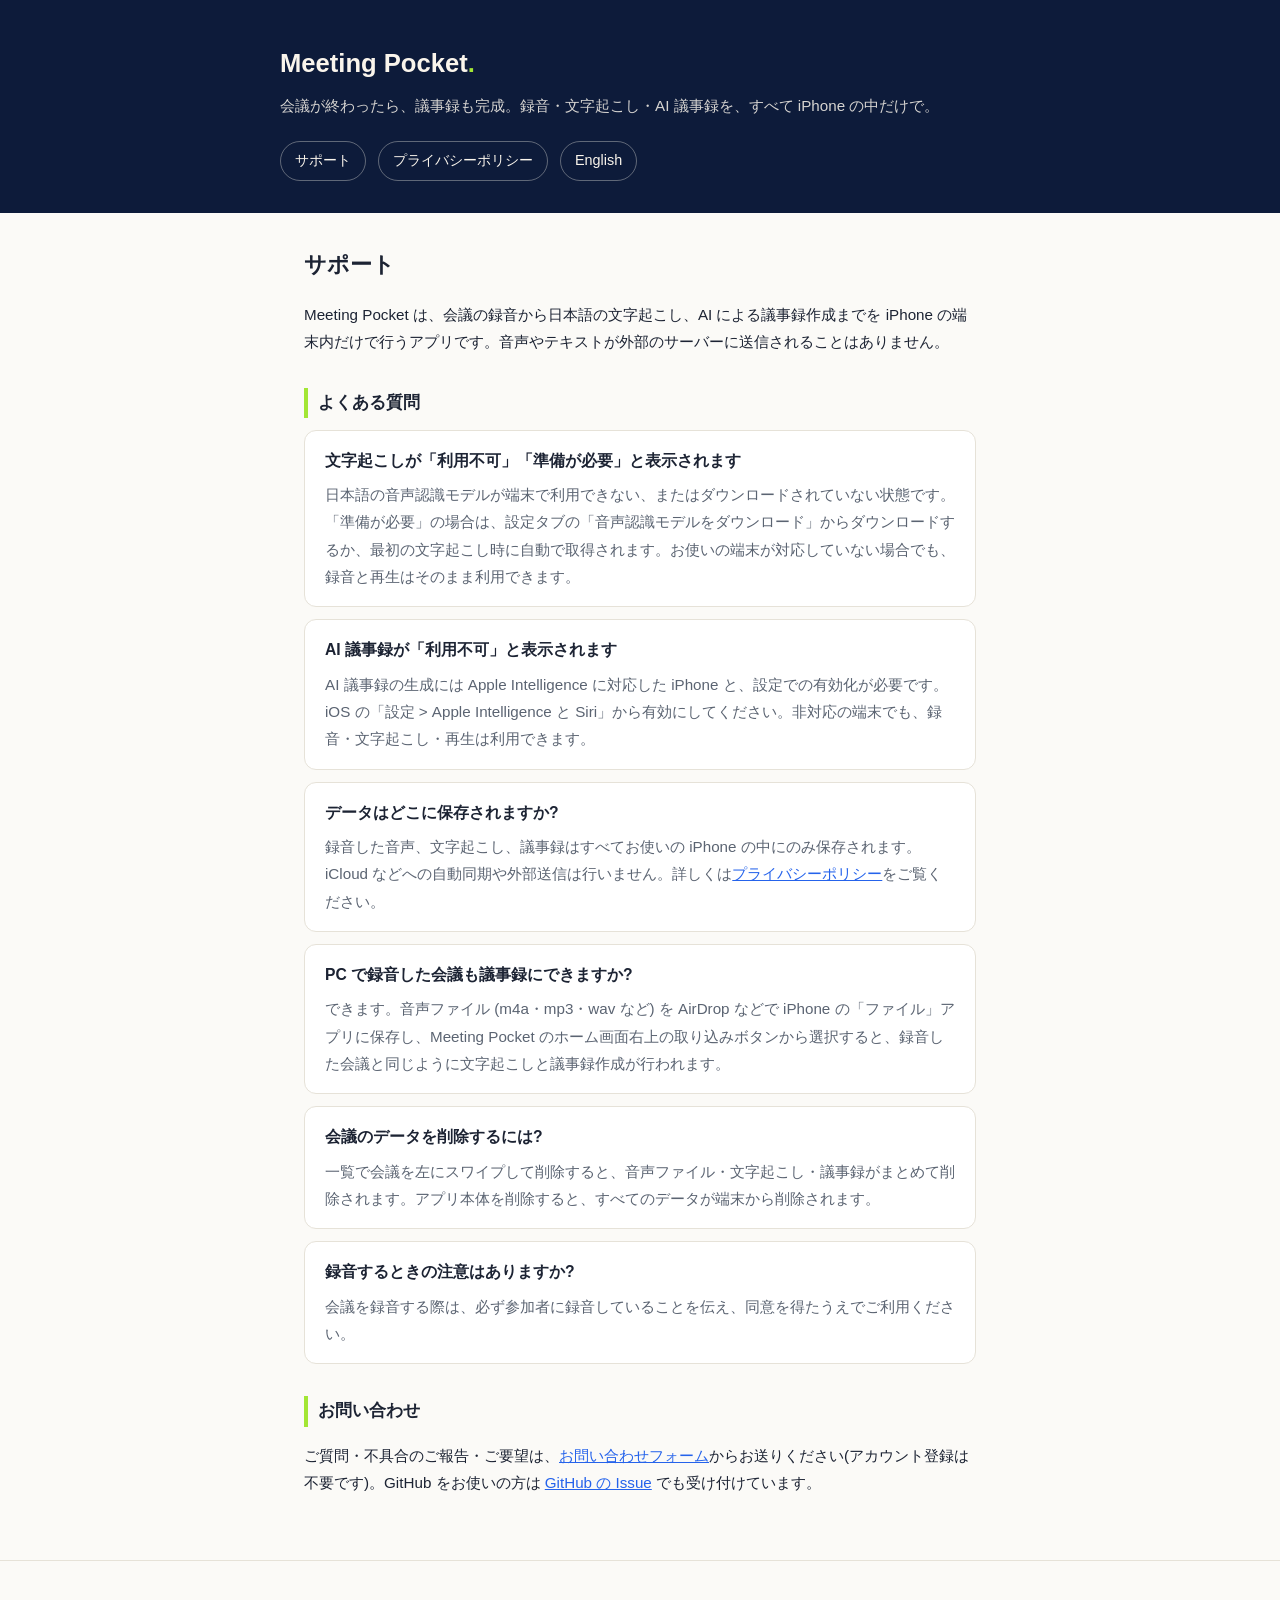
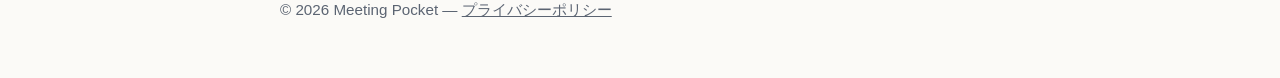
<file: index.html>
<!DOCTYPE html>
<html lang="ja">
<head>
<meta charset="utf-8">
<meta name="viewport" content="width=device-width, initial-scale=1">
<title>Meeting Pocket サポート</title>
<link rel="stylesheet" href="style.css">
<link rel="alternate" hreflang="ja" href="https://ndmxjp.github.io/meeting-pocket-site/">
<link rel="alternate" hreflang="en" href="https://ndmxjp.github.io/meeting-pocket-site/en/">
<link rel="alternate" hreflang="x-default" href="https://ndmxjp.github.io/meeting-pocket-site/">
</head>
<body>
<header>
  <div class="header-inner">
    <p class="app-name">Meeting Pocket<span class="dot">.</span></p>
    <p class="tagline">会議が終わったら、議事録も完成。録音・文字起こし・AI 議事録を、すべて iPhone の中だけで。</p>
    <nav>
      <a href="./">サポート</a>
      <a href="privacy.html">プライバシーポリシー</a>
      <a href="en/" lang="en">English</a>
    </nav>
  </div>
</header>
<main>
  <h1>サポート</h1>
  <p>Meeting Pocket は、会議の録音から日本語の文字起こし、AI による議事録作成までを iPhone の端末内だけで行うアプリです。音声やテキストが外部のサーバーに送信されることはありません。</p>

  <h2>よくある質問</h2>

  <div class="card">
    <h3>文字起こしが「利用不可」「準備が必要」と表示されます</h3>
    <p>日本語の音声認識モデルが端末で利用できない、またはダウンロードされていない状態です。「準備が必要」の場合は、設定タブの「音声認識モデルをダウンロード」からダウンロードするか、最初の文字起こし時に自動で取得されます。お使いの端末が対応していない場合でも、録音と再生はそのまま利用できます。</p>
  </div>

  <div class="card">
    <h3>AI 議事録が「利用不可」と表示されます</h3>
    <p>AI 議事録の生成には Apple Intelligence に対応した iPhone と、設定での有効化が必要です。iOS の「設定 &gt; Apple Intelligence と Siri」から有効にしてください。非対応の端末でも、録音・文字起こし・再生は利用できます。</p>
  </div>

  <div class="card">
    <h3>データはどこに保存されますか?</h3>
    <p>録音した音声、文字起こし、議事録はすべてお使いの iPhone の中にのみ保存されます。iCloud などへの自動同期や外部送信は行いません。詳しくは<a href="privacy.html">プライバシーポリシー</a>をご覧ください。</p>
  </div>

  <div class="card">
    <h3>PC で録音した会議も議事録にできますか?</h3>
    <p>できます。音声ファイル (m4a・mp3・wav など) を AirDrop などで iPhone の「ファイル」アプリに保存し、Meeting Pocket のホーム画面右上の取り込みボタンから選択すると、録音した会議と同じように文字起こしと議事録作成が行われます。</p>
  </div>

  <div class="card">
    <h3>会議のデータを削除するには?</h3>
    <p>一覧で会議を左にスワイプして削除すると、音声ファイル・文字起こし・議事録がまとめて削除されます。アプリ本体を削除すると、すべてのデータが端末から削除されます。</p>
  </div>

  <div class="card">
    <h3>録音するときの注意はありますか?</h3>
    <p>会議を録音する際は、必ず参加者に録音していることを伝え、同意を得たうえでご利用ください。</p>
  </div>

  <h2>お問い合わせ</h2>
  <p>ご質問・不具合のご報告・ご要望は、<a href="https://forms.gle/XFcpqjkCaM79RWrL9" rel="noopener">お問い合わせフォーム</a>からお送りください(アカウント登録は不要です)。GitHub をお使いの方は <a href="https://github.com/ndmxjp/meeting-pocket-site/issues" rel="noopener">GitHub の Issue</a> でも受け付けています。</p>
</main>
<footer>
  <div class="footer-inner">
    <p>© 2026 Meeting Pocket — <a href="privacy.html">プライバシーポリシー</a></p>
  </div>
</footer>
</body>
</html>
</file>
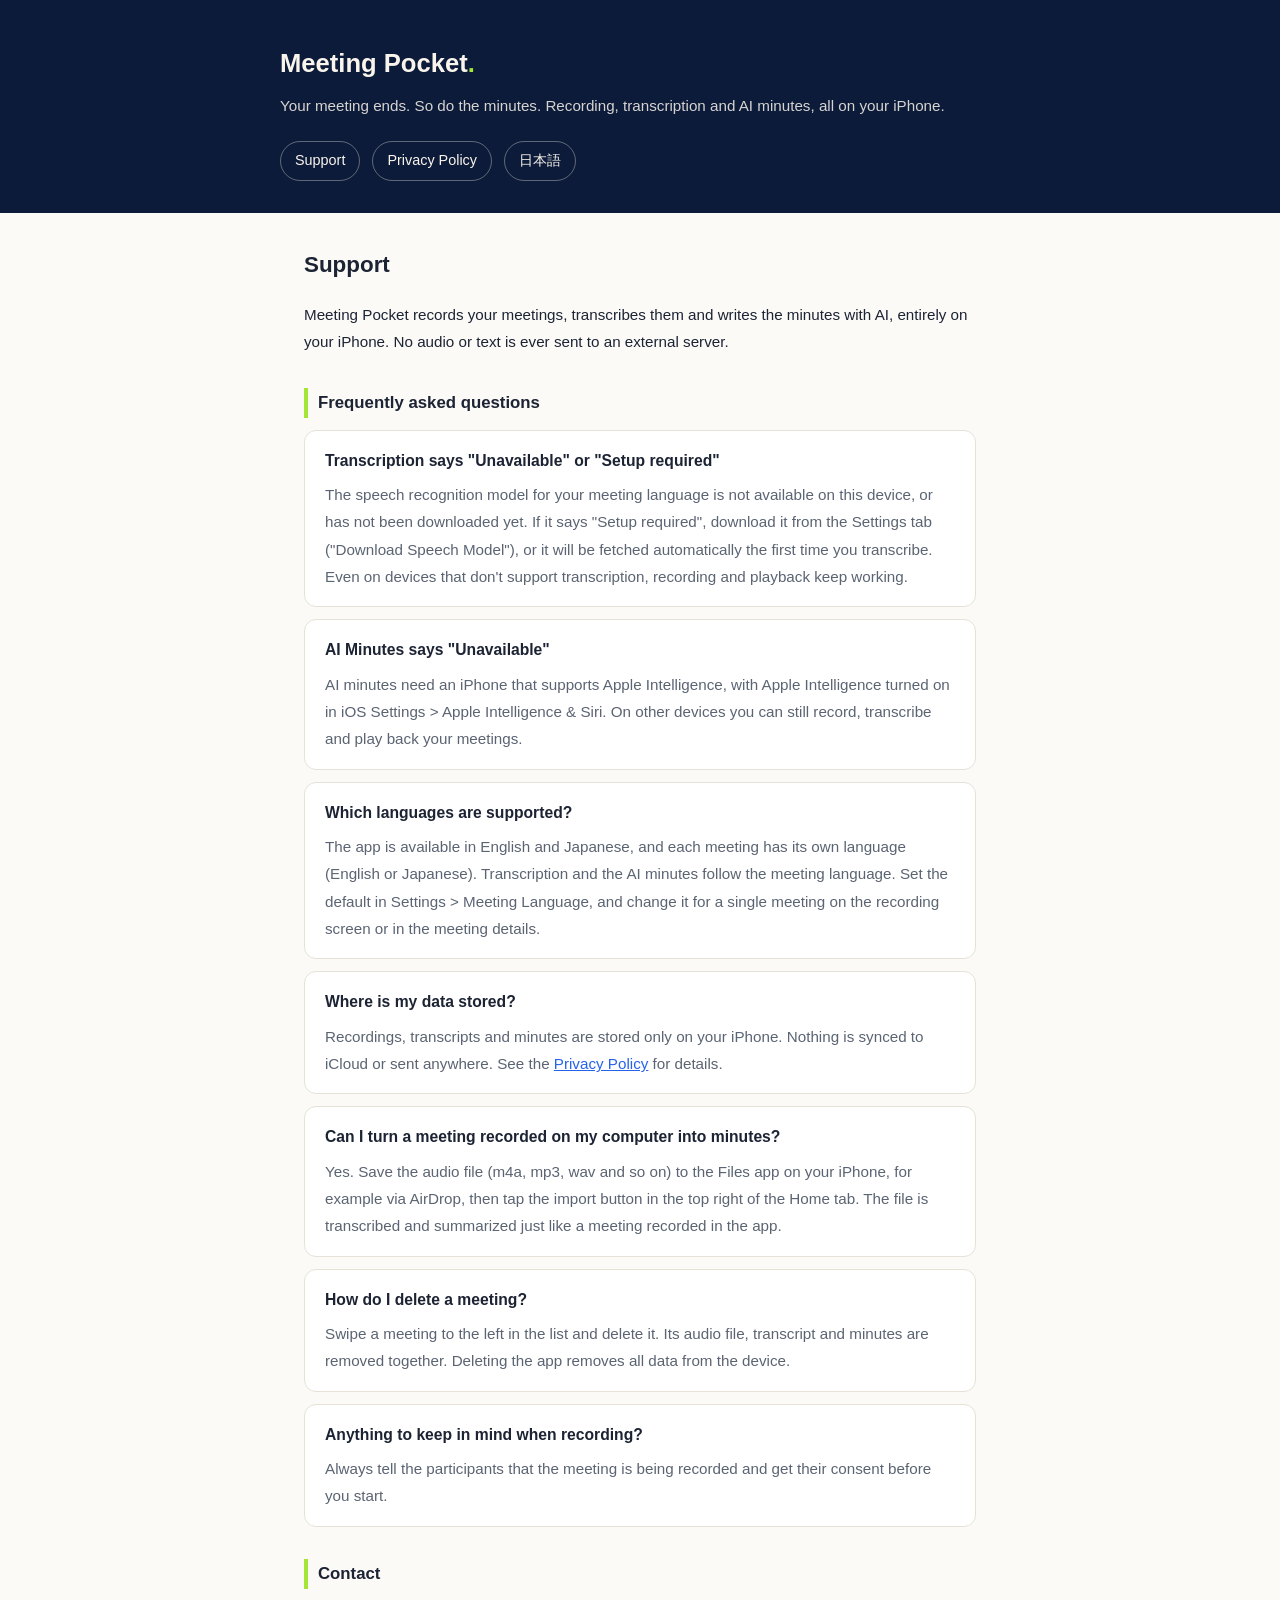
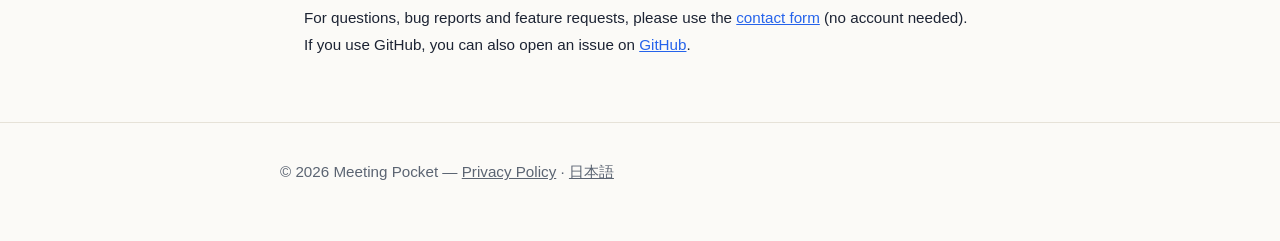
<file: en/index.html>
<!DOCTYPE html>
<html lang="en">
<head>
<meta charset="utf-8">
<meta name="viewport" content="width=device-width, initial-scale=1">
<title>Meeting Pocket Support</title>
<link rel="stylesheet" href="../style.css">
<link rel="alternate" hreflang="ja" href="https://ndmxjp.github.io/meeting-pocket-site/">
<link rel="alternate" hreflang="en" href="https://ndmxjp.github.io/meeting-pocket-site/en/">
<link rel="alternate" hreflang="x-default" href="https://ndmxjp.github.io/meeting-pocket-site/">
</head>
<body>
<header>
  <div class="header-inner">
    <p class="app-name">Meeting Pocket<span class="dot">.</span></p>
    <p class="tagline">Your meeting ends. So do the minutes. Recording, transcription and AI minutes, all on your iPhone.</p>
    <nav>
      <a href="./">Support</a>
      <a href="privacy.html">Privacy Policy</a>
      <a href="../" lang="ja">日本語</a>
    </nav>
  </div>
</header>
<main>
  <h1>Support</h1>
  <p>Meeting Pocket records your meetings, transcribes them and writes the minutes with AI, entirely on your iPhone. No audio or text is ever sent to an external server.</p>

  <h2>Frequently asked questions</h2>

  <div class="card">
    <h3>Transcription says "Unavailable" or "Setup required"</h3>
    <p>The speech recognition model for your meeting language is not available on this device, or has not been downloaded yet. If it says "Setup required", download it from the Settings tab ("Download Speech Model"), or it will be fetched automatically the first time you transcribe. Even on devices that don't support transcription, recording and playback keep working.</p>
  </div>

  <div class="card">
    <h3>AI Minutes says "Unavailable"</h3>
    <p>AI minutes need an iPhone that supports Apple Intelligence, with Apple Intelligence turned on in iOS Settings &gt; Apple Intelligence &amp; Siri. On other devices you can still record, transcribe and play back your meetings.</p>
  </div>

  <div class="card">
    <h3>Which languages are supported?</h3>
    <p>The app is available in English and Japanese, and each meeting has its own language (English or Japanese). Transcription and the AI minutes follow the meeting language. Set the default in Settings &gt; Meeting Language, and change it for a single meeting on the recording screen or in the meeting details.</p>
  </div>

  <div class="card">
    <h3>Where is my data stored?</h3>
    <p>Recordings, transcripts and minutes are stored only on your iPhone. Nothing is synced to iCloud or sent anywhere. See the <a href="privacy.html">Privacy Policy</a> for details.</p>
  </div>

  <div class="card">
    <h3>Can I turn a meeting recorded on my computer into minutes?</h3>
    <p>Yes. Save the audio file (m4a, mp3, wav and so on) to the Files app on your iPhone, for example via AirDrop, then tap the import button in the top right of the Home tab. The file is transcribed and summarized just like a meeting recorded in the app.</p>
  </div>

  <div class="card">
    <h3>How do I delete a meeting?</h3>
    <p>Swipe a meeting to the left in the list and delete it. Its audio file, transcript and minutes are removed together. Deleting the app removes all data from the device.</p>
  </div>

  <div class="card">
    <h3>Anything to keep in mind when recording?</h3>
    <p>Always tell the participants that the meeting is being recorded and get their consent before you start.</p>
  </div>

  <h2>Contact</h2>
  <p>For questions, bug reports and feature requests, please use the <a href="https://forms.gle/XFcpqjkCaM79RWrL9" rel="noopener">contact form</a> (no account needed). If you use GitHub, you can also open an issue on <a href="https://github.com/ndmxjp/meeting-pocket-site/issues" rel="noopener">GitHub</a>.</p>
</main>
<footer>
  <div class="footer-inner">
    <p>© 2026 Meeting Pocket — <a href="privacy.html">Privacy Policy</a> · <a href="../" lang="ja">日本語</a></p>
  </div>
</footer>
</body>
</html>
</file>
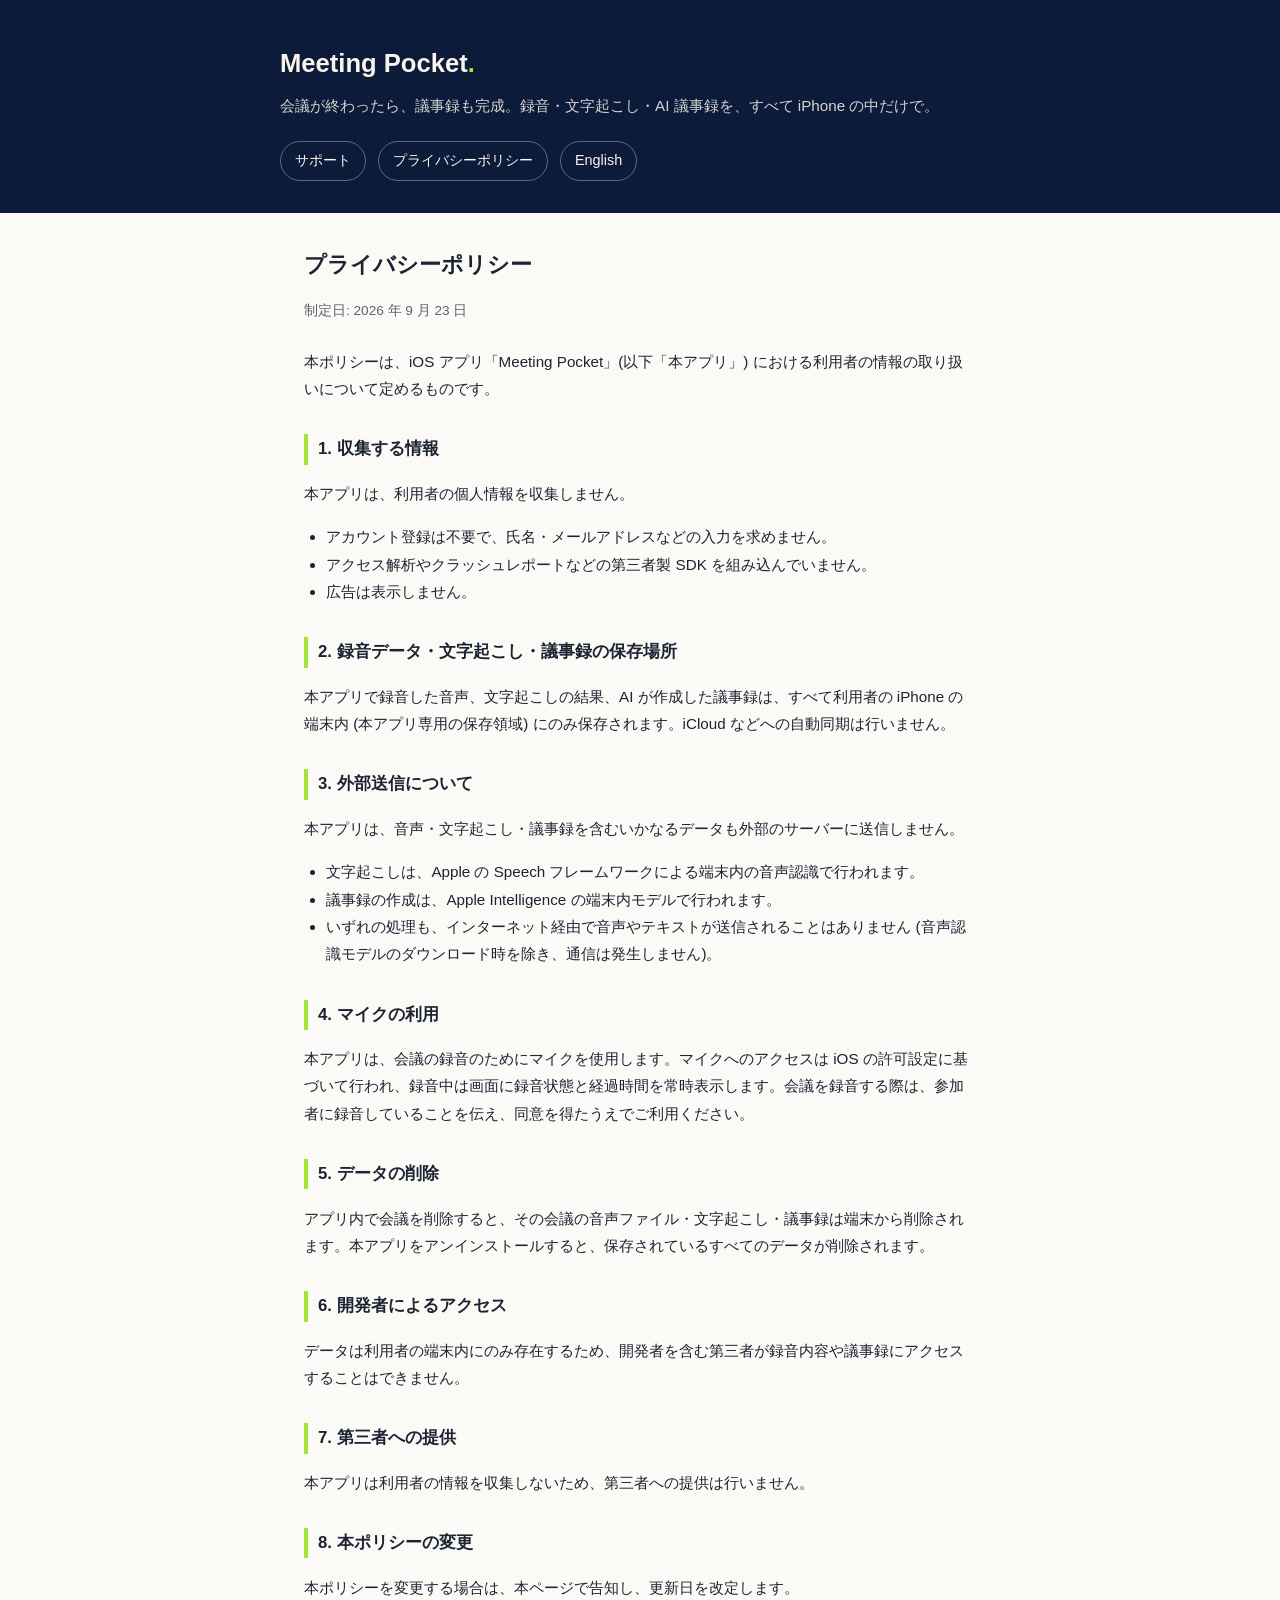
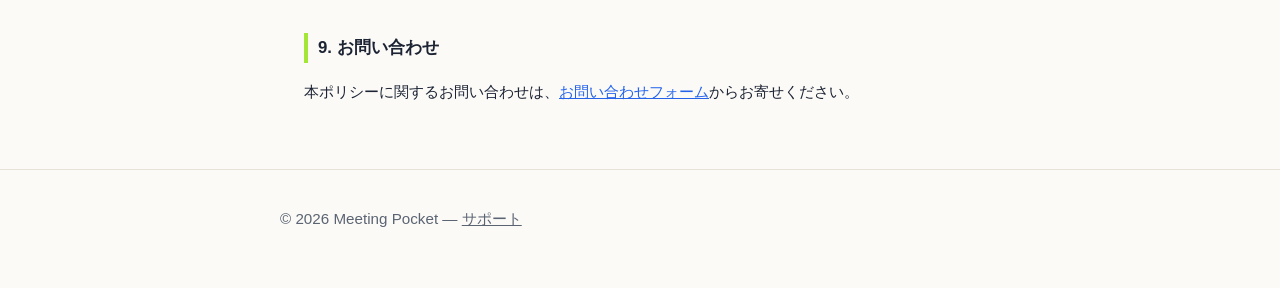
<file: privacy.html>
<!DOCTYPE html>
<html lang="ja">
<head>
<meta charset="utf-8">
<meta name="viewport" content="width=device-width, initial-scale=1">
<title>プライバシーポリシー | Meeting Pocket</title>
<link rel="stylesheet" href="style.css">
<link rel="alternate" hreflang="ja" href="https://ndmxjp.github.io/meeting-pocket-site/privacy.html">
<link rel="alternate" hreflang="en" href="https://ndmxjp.github.io/meeting-pocket-site/en/privacy.html">
<link rel="alternate" hreflang="x-default" href="https://ndmxjp.github.io/meeting-pocket-site/privacy.html">
</head>
<body>
<header>
  <div class="header-inner">
    <p class="app-name">Meeting Pocket<span class="dot">.</span></p>
    <p class="tagline">会議が終わったら、議事録も完成。録音・文字起こし・AI 議事録を、すべて iPhone の中だけで。</p>
    <nav>
      <a href="./">サポート</a>
      <a href="privacy.html">プライバシーポリシー</a>
      <a href="en/privacy.html" lang="en">English</a>
    </nav>
  </div>
</header>
<main>
  <h1>プライバシーポリシー</h1>
  <p class="updated">制定日: 2026 年 9 月 23 日</p>

  <p>本ポリシーは、iOS アプリ「Meeting Pocket」(以下「本アプリ」) における利用者の情報の取り扱いについて定めるものです。</p>

  <h2>1. 収集する情報</h2>
  <p>本アプリは、利用者の個人情報を収集しません。</p>
  <ul>
    <li>アカウント登録は不要で、氏名・メールアドレスなどの入力を求めません。</li>
    <li>アクセス解析やクラッシュレポートなどの第三者製 SDK を組み込んでいません。</li>
    <li>広告は表示しません。</li>
  </ul>

  <h2>2. 録音データ・文字起こし・議事録の保存場所</h2>
  <p>本アプリで録音した音声、文字起こしの結果、AI が作成した議事録は、すべて利用者の iPhone の端末内 (本アプリ専用の保存領域) にのみ保存されます。iCloud などへの自動同期は行いません。</p>

  <h2>3. 外部送信について</h2>
  <p>本アプリは、音声・文字起こし・議事録を含むいかなるデータも外部のサーバーに送信しません。</p>
  <ul>
    <li>文字起こしは、Apple の Speech フレームワークによる端末内の音声認識で行われます。</li>
    <li>議事録の作成は、Apple Intelligence の端末内モデルで行われます。</li>
    <li>いずれの処理も、インターネット経由で音声やテキストが送信されることはありません (音声認識モデルのダウンロード時を除き、通信は発生しません)。</li>
  </ul>

  <h2>4. マイクの利用</h2>
  <p>本アプリは、会議の録音のためにマイクを使用します。マイクへのアクセスは iOS の許可設定に基づいて行われ、録音中は画面に録音状態と経過時間を常時表示します。会議を録音する際は、参加者に録音していることを伝え、同意を得たうえでご利用ください。</p>

  <h2>5. データの削除</h2>
  <p>アプリ内で会議を削除すると、その会議の音声ファイル・文字起こし・議事録は端末から削除されます。本アプリをアンインストールすると、保存されているすべてのデータが削除されます。</p>

  <h2>6. 開発者によるアクセス</h2>
  <p>データは利用者の端末内にのみ存在するため、開発者を含む第三者が録音内容や議事録にアクセスすることはできません。</p>

  <h2>7. 第三者への提供</h2>
  <p>本アプリは利用者の情報を収集しないため、第三者への提供は行いません。</p>

  <h2>8. 本ポリシーの変更</h2>
  <p>本ポリシーを変更する場合は、本ページで告知し、更新日を改定します。</p>

  <h2>9. お問い合わせ</h2>
  <p>本ポリシーに関するお問い合わせは、<a href="https://forms.gle/XFcpqjkCaM79RWrL9" rel="noopener">お問い合わせフォーム</a>からお寄せください。</p>
</main>
<footer>
  <div class="footer-inner">
    <p>© 2026 Meeting Pocket — <a href="./">サポート</a></p>
  </div>
</footer>
</body>
</html>
</file>
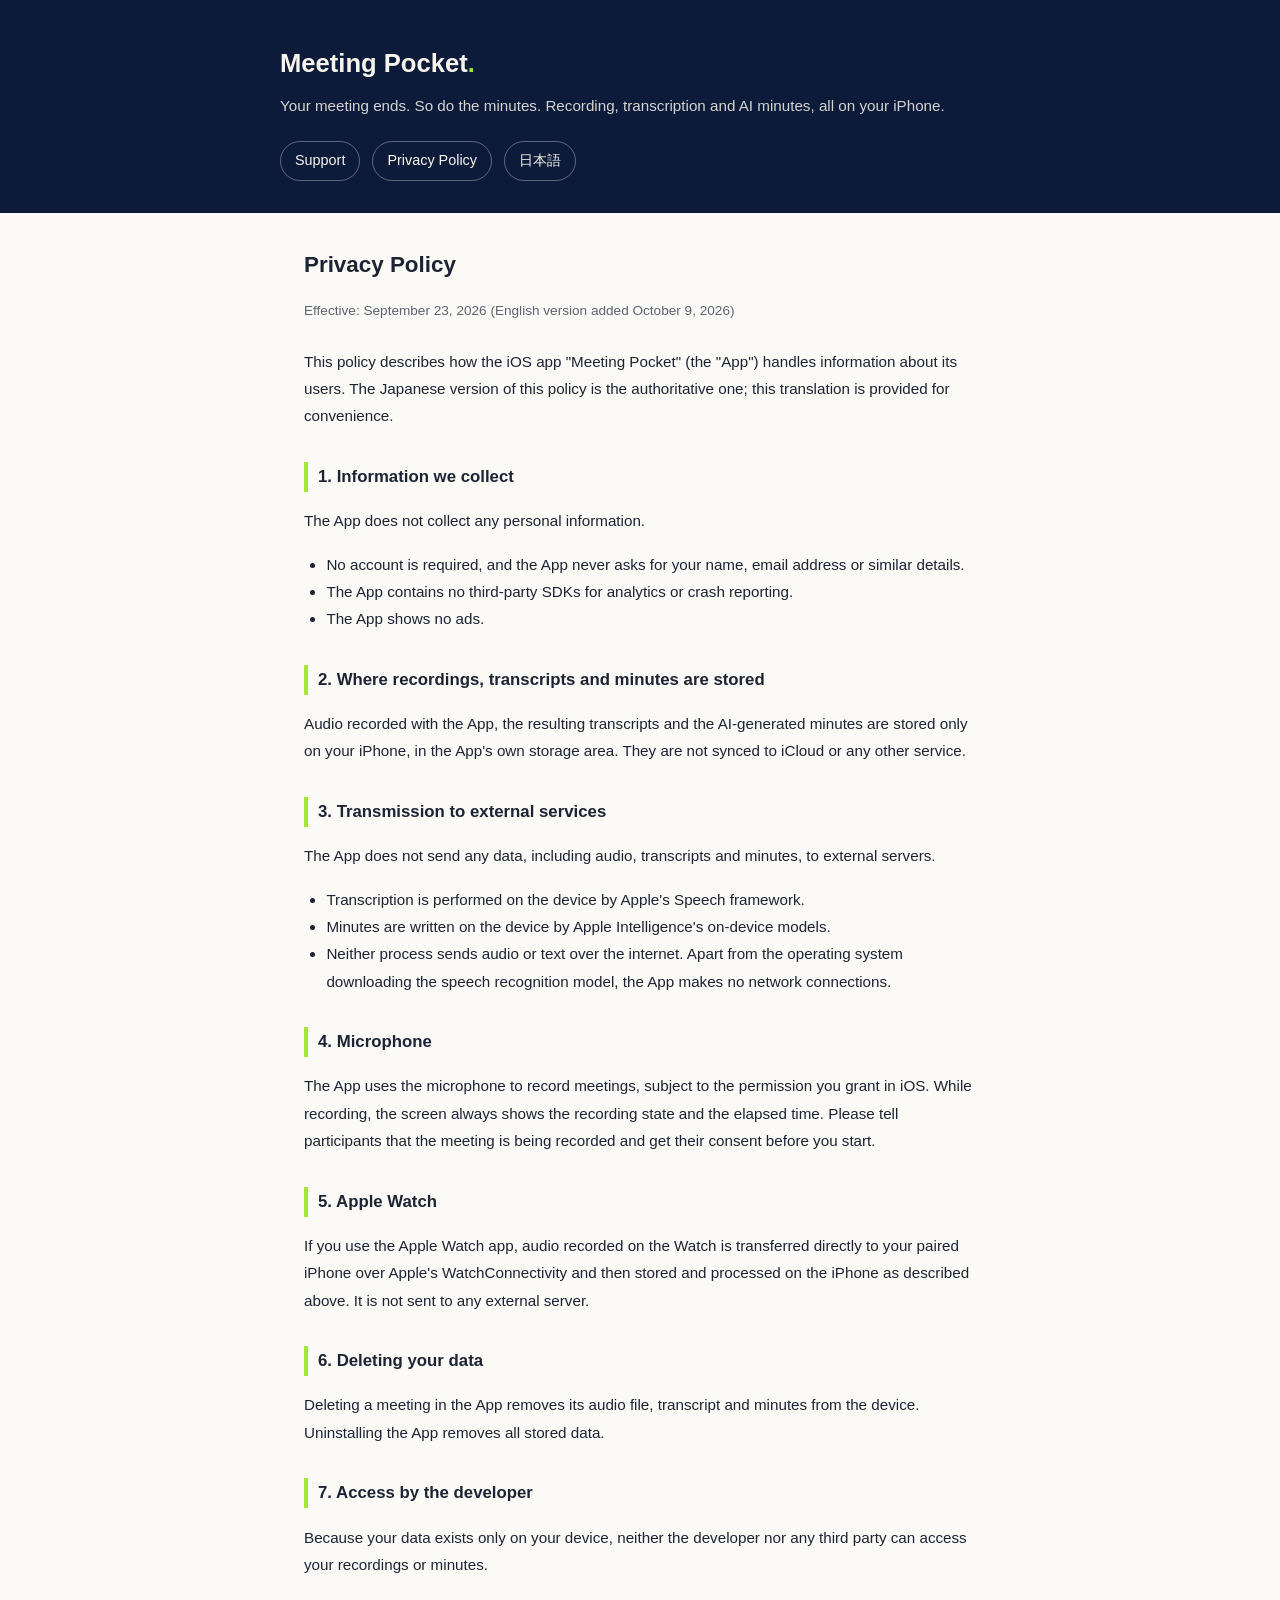
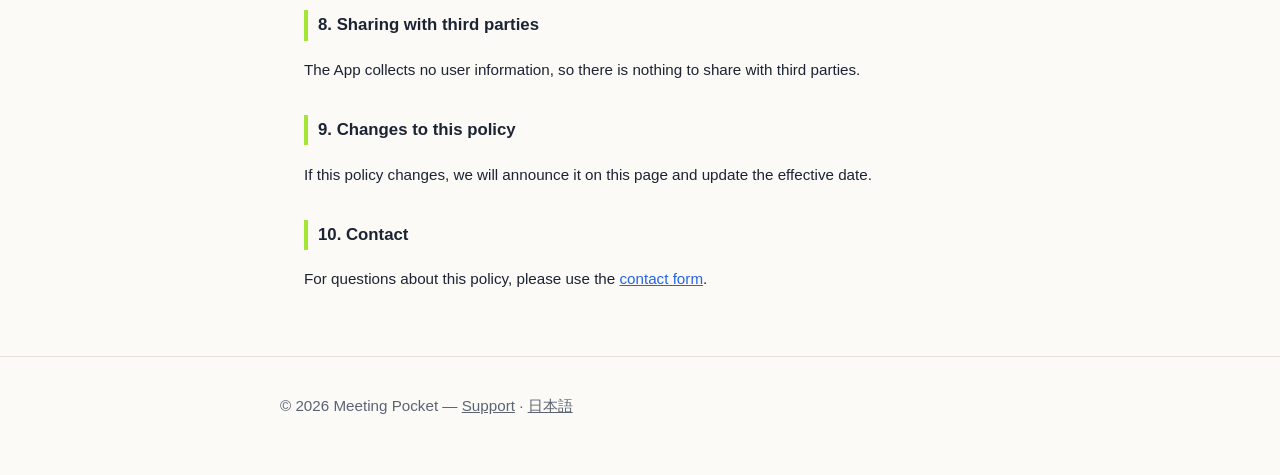
<file: en/privacy.html>
<!DOCTYPE html>
<html lang="en">
<head>
<meta charset="utf-8">
<meta name="viewport" content="width=device-width, initial-scale=1">
<title>Privacy Policy | Meeting Pocket</title>
<link rel="stylesheet" href="../style.css">
<link rel="alternate" hreflang="ja" href="https://ndmxjp.github.io/meeting-pocket-site/privacy.html">
<link rel="alternate" hreflang="en" href="https://ndmxjp.github.io/meeting-pocket-site/en/privacy.html">
<link rel="alternate" hreflang="x-default" href="https://ndmxjp.github.io/meeting-pocket-site/privacy.html">
</head>
<body>
<header>
  <div class="header-inner">
    <p class="app-name">Meeting Pocket<span class="dot">.</span></p>
    <p class="tagline">Your meeting ends. So do the minutes. Recording, transcription and AI minutes, all on your iPhone.</p>
    <nav>
      <a href="./">Support</a>
      <a href="privacy.html">Privacy Policy</a>
      <a href="../privacy.html" lang="ja">日本語</a>
    </nav>
  </div>
</header>
<main>
  <h1>Privacy Policy</h1>
  <p class="updated">Effective: September 23, 2026 (English version added October 9, 2026)</p>

  <p>This policy describes how the iOS app "Meeting Pocket" (the "App") handles information about its users. The Japanese version of this policy is the authoritative one; this translation is provided for convenience.</p>

  <h2>1. Information we collect</h2>
  <p>The App does not collect any personal information.</p>
  <ul>
    <li>No account is required, and the App never asks for your name, email address or similar details.</li>
    <li>The App contains no third-party SDKs for analytics or crash reporting.</li>
    <li>The App shows no ads.</li>
  </ul>

  <h2>2. Where recordings, transcripts and minutes are stored</h2>
  <p>Audio recorded with the App, the resulting transcripts and the AI-generated minutes are stored only on your iPhone, in the App's own storage area. They are not synced to iCloud or any other service.</p>

  <h2>3. Transmission to external services</h2>
  <p>The App does not send any data, including audio, transcripts and minutes, to external servers.</p>
  <ul>
    <li>Transcription is performed on the device by Apple's Speech framework.</li>
    <li>Minutes are written on the device by Apple Intelligence's on-device models.</li>
    <li>Neither process sends audio or text over the internet. Apart from the operating system downloading the speech recognition model, the App makes no network connections.</li>
  </ul>

  <h2>4. Microphone</h2>
  <p>The App uses the microphone to record meetings, subject to the permission you grant in iOS. While recording, the screen always shows the recording state and the elapsed time. Please tell participants that the meeting is being recorded and get their consent before you start.</p>

  <h2>5. Apple Watch</h2>
  <p>If you use the Apple Watch app, audio recorded on the Watch is transferred directly to your paired iPhone over Apple's WatchConnectivity and then stored and processed on the iPhone as described above. It is not sent to any external server.</p>

  <h2>6. Deleting your data</h2>
  <p>Deleting a meeting in the App removes its audio file, transcript and minutes from the device. Uninstalling the App removes all stored data.</p>

  <h2>7. Access by the developer</h2>
  <p>Because your data exists only on your device, neither the developer nor any third party can access your recordings or minutes.</p>

  <h2>8. Sharing with third parties</h2>
  <p>The App collects no user information, so there is nothing to share with third parties.</p>

  <h2>9. Changes to this policy</h2>
  <p>If this policy changes, we will announce it on this page and update the effective date.</p>

  <h2>10. Contact</h2>
  <p>For questions about this policy, please use the <a href="https://forms.gle/XFcpqjkCaM79RWrL9" rel="noopener">contact form</a>.</p>
</main>
<footer>
  <div class="footer-inner">
    <p>© 2026 Meeting Pocket — <a href="./">Support</a> · <a href="../privacy.html" lang="ja">日本語</a></p>
  </div>
</footer>
</body>
</html>
</file>
<file: style.css>
:root {
  --navy: #0d1b3a;
  --cream: #faf5ec;
  --lime: #a3e635;
  --text: #1c2333;
  --muted: #5b6472;
  --bg: #fbfaf7;
  --card: #ffffff;
  --border: #e6e2d8;
}
@media (prefers-color-scheme: dark) {
  :root {
    --text: #eef1f6;
    --muted: #9aa3b2;
    --bg: #0b1226;
    --card: #14203f;
    --border: #24335c;
  }
}
* { box-sizing: border-box; }
body {
  margin: 0;
  background: var(--bg);
  color: var(--text);
  font-family: -apple-system, BlinkMacSystemFont, "Hiragino Sans", "Yu Gothic", sans-serif;
  line-height: 1.8;
}
header {
  background: var(--navy);
  color: var(--cream);
  padding: 40px 24px 32px;
}
.header-inner, main, footer .footer-inner {
  max-width: 720px;
  margin: 0 auto;
}
header .app-name {
  font-size: 1.6rem;
  font-weight: 700;
  margin: 0;
}
header .app-name .dot { color: var(--lime); }
header .tagline {
  margin: 6px 0 0;
  opacity: 0.85;
  font-size: 0.95rem;
}
nav { margin-top: 16px; font-size: 0.9rem; }
nav a {
  color: var(--cream);
  text-decoration: none;
  border: 1px solid rgba(250, 245, 236, 0.35);
  border-radius: 999px;
  padding: 6px 14px;
  margin-right: 8px;
  display: inline-block;
  margin-top: 6px;
}
nav a:hover { background: rgba(250, 245, 236, 0.12); }
main { padding: 32px 24px 48px; }
h1 { font-size: 1.4rem; margin: 0 0 4px; }
.updated { color: var(--muted); font-size: 0.85rem; margin-bottom: 24px; }
h2 {
  font-size: 1.05rem;
  margin: 32px 0 8px;
  padding-left: 10px;
  border-left: 4px solid var(--lime);
}
p, li { font-size: 0.95rem; }
ul { padding-left: 1.4em; }
a { color: #2563eb; }
@media (prefers-color-scheme: dark) { a { color: #7ea6ff; } }
.card {
  background: var(--card);
  border: 1px solid var(--border);
  border-radius: 12px;
  padding: 16px 20px;
  margin: 12px 0;
}
.card h3 { margin: 0 0 6px; font-size: 0.98rem; }
.card p { margin: 0; color: var(--muted); }
footer {
  border-top: 1px solid var(--border);
  color: var(--muted);
  font-size: 0.8rem;
  padding: 20px 24px 40px;
}
footer a { color: inherit; }
</file>
